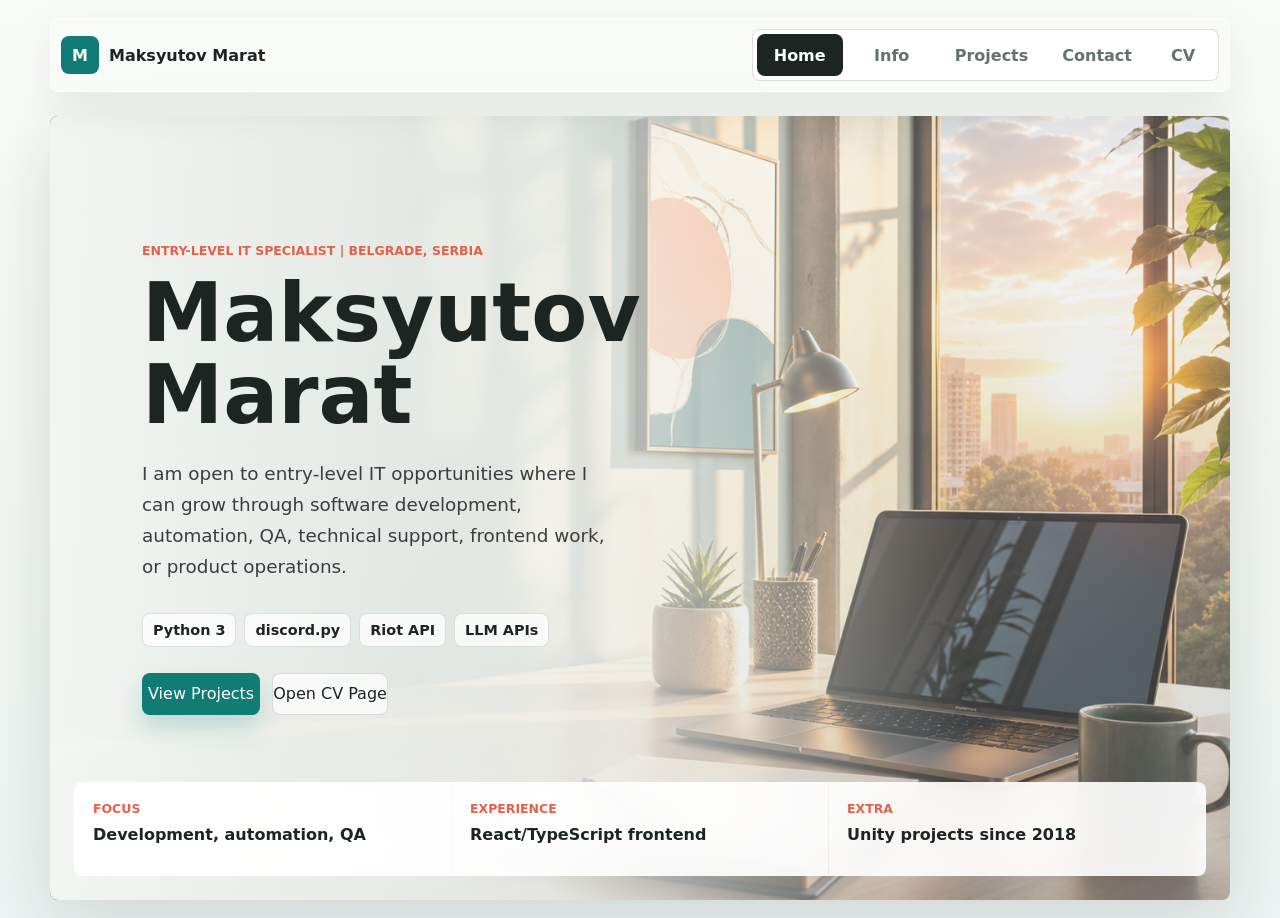
<file: index.html>
<!DOCTYPE html>
<html lang="ru">
  <head>
    <meta charset="UTF-8" />
    <meta name="viewport" content="width=device-width, initial-scale=1.0" />
    <title>Maksyutov Marat | Entry-Level IT Specialist</title>
    <link rel="stylesheet" href="styles.css" />
  </head>
  <body>
    <header class="site-header" aria-label="Главная навигация">
      <a class="brand" href="#home" data-tab-link="home" aria-label="На главную">
        <span class="brand-mark">M</span>
        <span>Maksyutov Marat</span>
      </a>

      <nav class="nav-tabs" aria-label="Разделы сайта">
        <button class="nav-tab active" type="button" data-tab="home">Home</button>
        <button class="nav-tab" type="button" data-tab="info">Info</button>
        <button class="nav-tab" type="button" data-tab="projects">Projects</button>
        <button class="nav-tab" type="button" data-tab="contact">Contact</button>
        <a class="nav-tab nav-link" href="cv.html">CV</a>
      </nav>
    </header>

    <main>
      <section class="hero" id="home" data-panel="home">
        <img
          class="hero-image"
          src="assets/hero-workspace.png"
          alt="Современное рабочее место с ноутбуком и мягким дневным светом"
        />
        <div class="hero-overlay" aria-hidden="true"></div>
        <div class="hero-content">
          <p class="eyebrow">Entry-Level IT Specialist | Belgrade, Serbia</p>
          <h1>Maksyutov Marat</h1>
          <p class="hero-text">
            I am open to entry-level IT opportunities where I can grow through
            software development, automation, QA, technical support, frontend
            work, or product operations.
          </p>
          <div class="hero-stack" aria-label="Core focus">
            <span>Python 3</span>
            <span>discord.py</span>
            <span>Riot API</span>
            <span>LLM APIs</span>
          </div>
          <div class="hero-actions">
            <button class="primary-action" type="button" data-tab="projects">View Projects</button>
            <a class="secondary-action" href="cv.html">Open CV Page</a>
          </div>
        </div>
        <div class="hero-highlights" aria-label="Professional highlights">
          <div>
            <span>Focus</span>
            <strong>Development, automation, QA</strong>
          </div>
          <div>
            <span>Experience</span>
            <strong>React/TypeScript frontend</strong>
          </div>
          <div>
            <span>Extra</span>
            <strong>Unity projects since 2018</strong>
          </div>
        </div>
      </section>

      <section class="content-panel hidden" id="info" data-panel="info" aria-hidden="true">
        <div class="section-heading">
          <p class="eyebrow">Info</p>
          <h2>Profile, skills, education</h2>
        </div>
        <div class="profile-layout">
          <div class="profile-block">
            <h3>Professional Summary</h3>
            <p>
              Entry-level IT specialist with practical experience in Python,
              API integrations, Discord bots, automation, asynchronous
              workflows, and React/TypeScript frontend development. Built
              RiftWatcher, a Python Discord bot using discord.py and Riot API
              for League of Legends statistics, live game tracking, and
              automatic notifications. Open to junior roles across development,
              QA, technical support, automation, and product-focused IT work.
            </p>
          </div>
          <aside class="profile-aside" aria-label="Quick profile facts">
            <span>Open to entry-level IT roles</span>
            <span>Remote / Belgrade</span>
            <span>English B1</span>
          </aside>
        </div>

        <div class="info-grid">
          <article class="info-card">
            <span class="card-number">01</span>
            <h3>Python</h3>
            <p>Python 3, discord.py, asynchronous programming, JSON processing, API integrations, bot development.</p>
          </article>
          <article class="info-card">
            <span class="card-number">02</span>
            <h3>APIs & Web</h3>
            <p>REST APIs, HTTP/JSON workflows, LLM API integration, JavaScript, TypeScript, React, HTML, CSS.</p>
          </article>
          <article class="info-card">
            <span class="card-number">03</span>
            <h3>Tools & CS</h3>
            <p>Git, GitHub, Docker, Linux, GitHub Pages, algorithms, data structures, OOP, C, C++, C#.</p>
          </article>
        </div>

        <div class="detail-grid">
          <article class="detail-panel">
            <h3>Experience</h3>
            <p><strong>Frontend Developer</strong><br />LangLearningPlatform - Language Learning Startup | May 2023 - November 2023</p>
            <p>React and TypeScript frontend features, LLM API workflows, interactive learning logic, responsive layouts, and theme system.</p>
          </article>
          <article class="detail-panel">
            <h3>Additional</h3>
            <div class="skill-cloud" aria-label="Additional skills">
              <span>Unity 2D/3D</span>
              <span>UI</span>
              <span>Lighting</span>
              <span>Multiplayer</span>
              <span>Netcode</span>
              <span>Steam integration</span>
            </div>
          </article>
          <article class="detail-panel">
            <h3>Education</h3>
            <p><strong>Novosibirsk State University</strong><br />Mathematics and Computer Science | 2022 - 2024</p>
            <p><strong>School 21 (Sberbank)</strong><br />C / C++ development | 2023 - 2025</p>
          </article>
          <article class="detail-panel">
            <h3>Languages</h3>
            <p>Russian - Native<br />English - B1</p>
            <p>Game development experience since 2018 using Unity; hackathons and team projects experience.</p>
          </article>
        </div>
      </section>

      <section class="content-panel hidden" id="projects" data-panel="projects" aria-hidden="true">
        <div class="section-heading">
          <p class="eyebrow">Projects</p>
          <h2>Selected projects</h2>
        </div>
        <div class="project-list">
          <article class="project-row">
            <div>
              <h3>RiftWatcher</h3>
              <div class="project-tech" aria-label="RiftWatcher stack">
                <span>Python</span>
                <span>discord.py</span>
                <span>Riot API</span>
                <span>Slash commands</span>
              </div>
              <p>
                Discord bot built with Python, discord.py, Riot API, and Discord
                slash commands for League of Legends player statistics, live game
                tracking, match breakdowns, automatic notifications, API error
                handling, and structured data processing.
              </p>
            </div>
            <a class="project-status" href="https://github.com/maksmarat/RiftWatcher" target="_blank" rel="noreferrer">GitHub</a>
          </article>
          <article class="project-row">
            <div>
              <h3>LangLearningPlatform</h3>
              <div class="project-tech" aria-label="LangLearningPlatform stack">
                <span>React</span>
                <span>TypeScript</span>
                <span>LLM API</span>
                <span>GitHub Pages</span>
              </div>
              <p>
                Web platform for learning foreign languages with interactive
                tasks, LLM-based assistance, instant feedback, mistake
                explanations, vocabulary support, responsive UI, navigation, and
                light/dark theme support.
              </p>
            </div>
            <a class="project-status" href="https://github.com/Amir837/langleraningplatform" target="_blank" rel="noreferrer">GitHub</a>
          </article>
          <article class="project-row">
            <div>
              <h3>Unity Multiplayer Roguelike FPS</h3>
              <div class="project-tech" aria-label="Unity roguelike FPS stack">
                <span>Unity</span>
                <span>Netcode</span>
                <span>Steamworks.NET</span>
                <span>NavMeshAgent</span>
              </div>
              <p>
                Cooperative first-person roguelike shooter with procedural room
                and maze generation, Steam lobbies, client-server multiplayer,
                enemy portals, melee/ranged AI, elemental ammo effects, boss
                phases, modular character parts, chip-based upgrades, inventory,
                weapon improvements, destructible mesh experiments, HDRP, and
                LOD optimization.
              </p>
            </div>
            <span class="project-status muted">In progress</span>
          </article>
        </div>
      </section>

      <section class="content-panel hidden" id="contact" data-panel="contact" aria-hidden="true">
        <div class="section-heading">
          <p class="eyebrow">Contact</p>
          <h2>Contacts</h2>
        </div>
        <div class="contact-layout">
          <div class="contact-copy">
            <p>
              Available for entry-level IT opportunities in software
              development, automation, QA, technical support, frontend work, and
              product operations.
            </p>
            <div class="contact-meta">
              <span>Belgrade, Serbia</span>
              <span>+381 65 3501 548</span>
            </div>
          </div>
          <div class="contact-links" aria-label="Контактные ссылки">
            <a href="mailto:maksmarat164@gmail.com">maksmarat164@gmail.com</a>
            <a href="tel:+381653501548">+381 65 3501 548</a>
            <a href="https://github.com/maksmarat" target="_blank" rel="noreferrer">GitHub: maksmarat</a>
            <a href="cv.html">CV page</a>
          </div>
        </div>
      </section>
    </main>

    <script src="script.js"></script>
  </body>
</html>
</file>
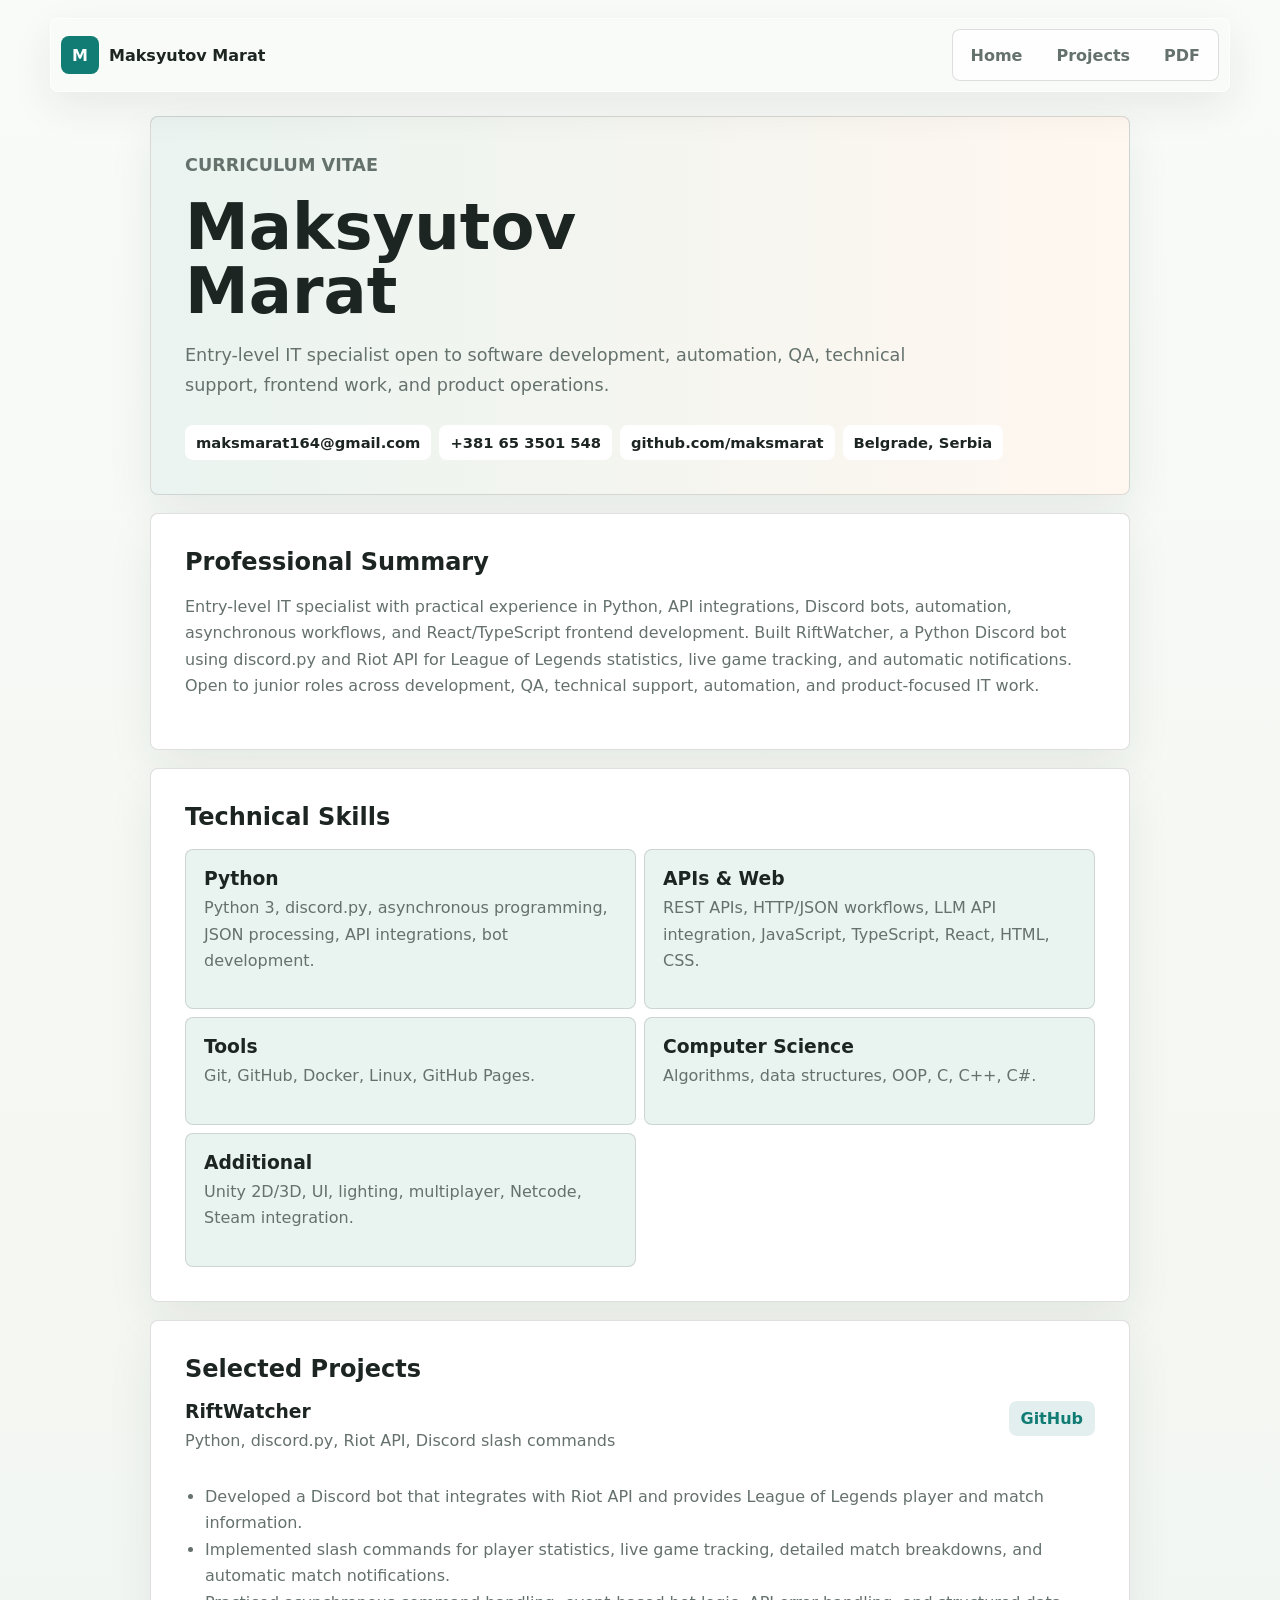
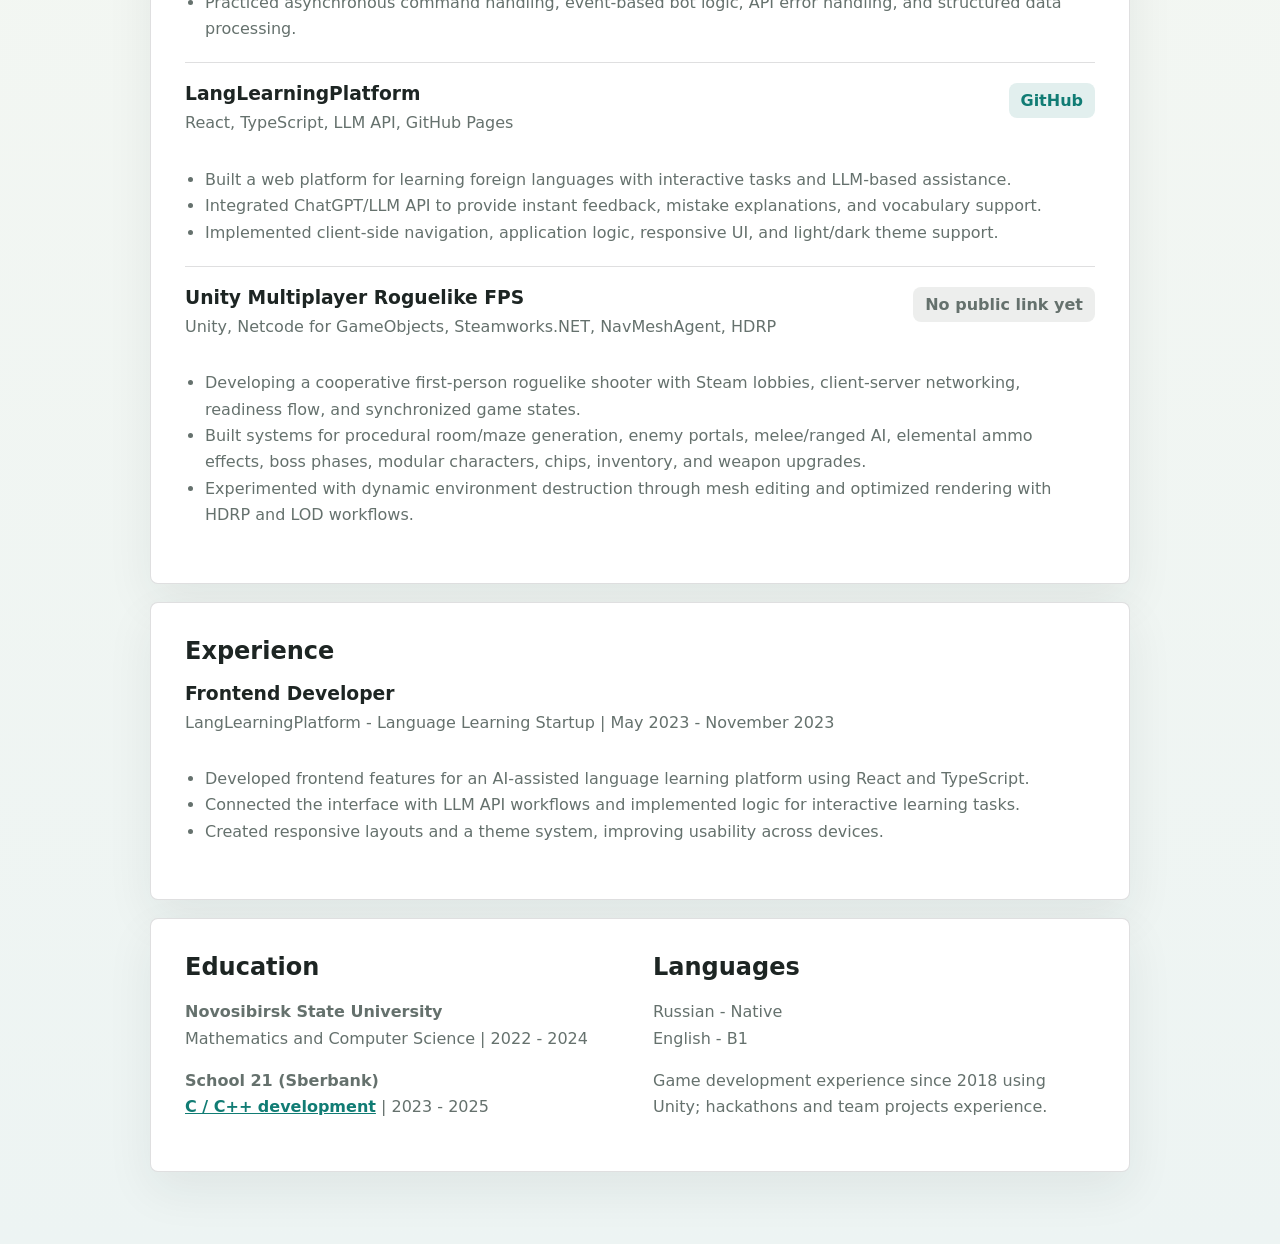
<file: cv.html>
<!DOCTYPE html>
<html lang="en">
  <head>
    <meta charset="UTF-8" />
    <meta name="viewport" content="width=device-width, initial-scale=1.0" />
    <title>CV | Maksyutov Marat</title>
    <link rel="stylesheet" href="styles.css" />
  </head>
  <body class="cv-page">
    <header class="site-header" aria-label="CV navigation">
      <a class="brand" href="index.html#home" aria-label="Back to home">
        <span class="brand-mark">M</span>
        <span>Maksyutov Marat</span>
      </a>

      <nav class="nav-tabs cv-nav" aria-label="CV actions">
        <a class="nav-tab nav-link" href="index.html#home">Home</a>
        <a class="nav-tab nav-link" href="index.html#projects">Projects</a>
        <a class="nav-tab nav-link" href="Maksyutov_Marat_CV.pdf" target="_blank" rel="noreferrer">PDF</a>
      </nav>
    </header>

    <main class="resume-shell">
      <section class="resume-hero">
        <p class="eyebrow">Curriculum Vitae</p>
        <h1>Maksyutov Marat</h1>
        <p>Entry-level IT specialist open to software development, automation, QA, technical support, frontend work, and product operations.</p>
        <div class="resume-contact" aria-label="Contact information">
          <a href="mailto:maksmarat164@gmail.com">maksmarat164@gmail.com</a>
          <a href="tel:+381653501548">+381 65 3501 548</a>
          <a href="https://github.com/maksmarat" target="_blank" rel="noreferrer">github.com/maksmarat</a>
          <span>Belgrade, Serbia</span>
        </div>
      </section>

      <section class="resume-section">
        <h2>Professional Summary</h2>
        <p>
          Entry-level IT specialist with practical experience in Python, API
          integrations, Discord bots, automation, asynchronous workflows, and
          React/TypeScript frontend development. Built RiftWatcher, a Python
          Discord bot using discord.py and Riot API for League of Legends
          statistics, live game tracking, and automatic notifications. Open to
          junior roles across development, QA, technical support, automation,
          and product-focused IT work.
        </p>
      </section>

      <section class="resume-section">
        <h2>Technical Skills</h2>
        <div class="resume-grid">
          <article>
            <h3>Python</h3>
            <p>Python 3, discord.py, asynchronous programming, JSON processing, API integrations, bot development.</p>
          </article>
          <article>
            <h3>APIs & Web</h3>
            <p>REST APIs, HTTP/JSON workflows, LLM API integration, JavaScript, TypeScript, React, HTML, CSS.</p>
          </article>
          <article>
            <h3>Tools</h3>
            <p>Git, GitHub, Docker, Linux, GitHub Pages.</p>
          </article>
          <article>
            <h3>Computer Science</h3>
            <p>Algorithms, data structures, OOP, C, C++, C#.</p>
          </article>
          <article>
            <h3>Additional</h3>
            <p>Unity 2D/3D, UI, lighting, multiplayer, Netcode, Steam integration.</p>
          </article>
        </div>
      </section>

      <section class="resume-section">
        <h2>Selected Projects</h2>
        <article class="resume-item">
          <div>
            <h3>RiftWatcher</h3>
            <p class="resume-muted">Python, discord.py, Riot API, Discord slash commands</p>
          </div>
          <a href="https://github.com/maksmarat/RiftWatcher" target="_blank" rel="noreferrer">GitHub</a>
          <ul>
            <li>Developed a Discord bot that integrates with Riot API and provides League of Legends player and match information.</li>
            <li>Implemented slash commands for player statistics, live game tracking, detailed match breakdowns, and automatic match notifications.</li>
            <li>Practiced asynchronous command handling, event-based bot logic, API error handling, and structured data processing.</li>
          </ul>
        </article>
        <article class="resume-item">
          <div>
            <h3>LangLearningPlatform</h3>
            <p class="resume-muted">React, TypeScript, LLM API, GitHub Pages</p>
          </div>
          <a href="https://github.com/Amir837/langleraningplatform" target="_blank" rel="noreferrer">GitHub</a>
          <ul>
            <li>Built a web platform for learning foreign languages with interactive tasks and LLM-based assistance.</li>
            <li>Integrated ChatGPT/LLM API to provide instant feedback, mistake explanations, and vocabulary support.</li>
            <li>Implemented client-side navigation, application logic, responsive UI, and light/dark theme support.</li>
          </ul>
        </article>
        <article class="resume-item">
          <div>
            <h3>Unity Multiplayer Roguelike FPS</h3>
            <p class="resume-muted">Unity, Netcode for GameObjects, Steamworks.NET, NavMeshAgent, HDRP</p>
          </div>
          <span class="resume-badge">No public link yet</span>
          <ul>
            <li>Developing a cooperative first-person roguelike shooter with Steam lobbies, client-server networking, readiness flow, and synchronized game states.</li>
            <li>Built systems for procedural room/maze generation, enemy portals, melee/ranged AI, elemental ammo effects, boss phases, modular characters, chips, inventory, and weapon upgrades.</li>
            <li>Experimented with dynamic environment destruction through mesh editing and optimized rendering with HDRP and LOD workflows.</li>
          </ul>
        </article>
      </section>

      <section class="resume-section">
        <h2>Experience</h2>
        <article class="resume-item">
          <div>
            <h3>Frontend Developer</h3>
            <p class="resume-muted">LangLearningPlatform - Language Learning Startup | May 2023 - November 2023</p>
          </div>
          <ul>
            <li>Developed frontend features for an AI-assisted language learning platform using React and TypeScript.</li>
            <li>Connected the interface with LLM API workflows and implemented logic for interactive learning tasks.</li>
            <li>Created responsive layouts and a theme system, improving usability across devices.</li>
          </ul>
        </article>
      </section>

      <section class="resume-section resume-two-columns">
        <div>
          <h2>Education</h2>
          <p><strong>Novosibirsk State University</strong><br />Mathematics and Computer Science | 2022 - 2024</p>
          <p><strong>School 21 (Sberbank)</strong><br /><a href="https://21-school.ru/" target="_blank" rel="noreferrer">C / C++ development</a> | 2023 - 2025</p>
        </div>
        <div>
          <h2>Languages</h2>
          <p>Russian - Native<br />English - B1</p>
          <p class="resume-muted">Game development experience since 2018 using Unity; hackathons and team projects experience.</p>
        </div>
      </section>
    </main>
  </body>
</html>
</file>
<file: styles.css>
:root {
  --bg: #f4f7f2;
  --surface: #ffffff;
  --surface-soft: #e9f3ef;
  --surface-warm: #fff7ef;
  --ink: #1d2523;
  --muted: #65716d;
  --line: rgba(32, 33, 36, 0.14);
  --teal: #117c74;
  --coral: #df624c;
  --mustard: #bc8726;
  --sky: #e8eef6;
  --shadow: 0 24px 70px rgba(31, 40, 38, 0.14);
}

* {
  box-sizing: border-box;
}

html {
  scroll-behavior: smooth;
}

body {
  margin: 0;
  min-height: 100vh;
  background:
    linear-gradient(180deg, #f8fbf7 0%, var(--bg) 44%, #edf4f3 100%);
  color: var(--ink);
  font-family: system-ui, -apple-system, BlinkMacSystemFont, "Segoe UI", sans-serif;
}

button,
a {
  font: inherit;
}

button {
  cursor: pointer;
}

.site-header {
  position: sticky;
  top: 0;
  z-index: 10;
  display: flex;
  align-items: center;
  justify-content: space-between;
  gap: 20px;
  width: min(1180px, calc(100% - 32px));
  margin: 18px auto 0;
  padding: 10px;
  border: 1px solid rgba(255, 255, 255, 0.66);
  border-radius: 8px;
  background: rgba(248, 251, 247, 0.86);
  box-shadow: 0 14px 40px rgba(32, 33, 36, 0.08);
  backdrop-filter: blur(18px);
}

.brand {
  display: inline-flex;
  align-items: center;
  gap: 10px;
  color: var(--ink);
  font-weight: 800;
  text-decoration: none;
}

.brand-mark {
  display: grid;
  width: 38px;
  height: 38px;
  place-items: center;
  border-radius: 8px;
  background: var(--teal);
  color: #fff;
  letter-spacing: 0;
}

.nav-tabs {
  display: flex;
  align-items: center;
  gap: 6px;
  padding: 4px;
  border: 1px solid var(--line);
  border-radius: 8px;
  background: rgba(255, 255, 255, 0.64);
}

.nav-tab,
.primary-action,
.secondary-action {
  display: inline-flex;
  align-items: center;
  justify-content: center;
  min-height: 42px;
  border: 0;
  border-radius: 8px;
  transition: transform 180ms ease, background 180ms ease, color 180ms ease, box-shadow 180ms ease;
  text-decoration: none;
}

.nav-tab {
  min-width: 86px;
  padding: 0 14px;
  background: transparent;
  color: var(--muted);
  font-weight: 700;
}

.nav-link {
  min-width: 62px;
}

.nav-tab.active,
.nav-tab:hover {
  background: var(--ink);
  color: #fff;
}

main {
  width: min(1180px, calc(100% - 32px));
  margin: 24px auto 48px;
}

.hero {
  position: relative;
  min-height: calc(100vh - 116px);
  overflow: hidden;
  border-radius: 8px;
  box-shadow: var(--shadow);
  isolation: isolate;
}

.hero-image {
  position: absolute;
  inset: 0;
  width: 100%;
  height: 100%;
  object-fit: cover;
}

.hero-overlay {
  position: absolute;
  inset: 0;
  background:
    linear-gradient(90deg, rgba(248, 251, 247, 0.97) 0%, rgba(248, 251, 247, 0.86) 42%, rgba(248, 251, 247, 0.22) 78%),
    linear-gradient(0deg, rgba(29, 37, 35, 0.22), rgba(29, 37, 35, 0.02));
}

.hero-content {
  position: relative;
  z-index: 1;
  display: flex;
  flex-direction: column;
  justify-content: center;
  max-width: 650px;
  min-height: calc(100vh - 116px);
  padding: clamp(42px, 8vw, 92px) clamp(28px, 8vw, 92px) 150px;
}

.eyebrow {
  margin: 0 0 14px;
  color: var(--coral);
  font-size: 0.78rem;
  font-weight: 800;
  letter-spacing: 0;
  text-transform: uppercase;
}

h1,
h2,
h3,
p {
  margin-top: 0;
}

h1 {
  max-width: 620px;
  margin-bottom: 22px;
  font-size: 5.1rem;
  line-height: 1;
  letter-spacing: 0;
}

.hero-text {
  max-width: 560px;
  margin-bottom: 30px;
  color: #3b3d3f;
  font-size: 1.15rem;
  line-height: 1.7;
}

.hero-stack,
.project-tech,
.resume-contact,
.resume-grid {
  display: flex;
  flex-wrap: wrap;
  gap: 8px;
}

.hero-stack {
  margin-bottom: 26px;
}

.hero-stack span,
.project-tech span {
  padding: 8px 10px;
  border: 1px solid rgba(29, 37, 35, 0.12);
  border-radius: 8px;
  background: rgba(255, 255, 255, 0.72);
  color: var(--ink);
  font-size: 0.9rem;
  font-weight: 800;
}

.hero-actions {
  display: flex;
  flex-wrap: wrap;
  gap: 12px;
}

.primary-action {
  background: var(--teal);
  color: #fff;
  box-shadow: 0 14px 24px rgba(31, 138, 131, 0.22);
}

.secondary-action {
  border: 1px solid var(--line);
  background: rgba(255, 255, 255, 0.7);
  color: var(--ink);
}

.primary-action:hover,
.secondary-action:hover {
  transform: translateY(-2px);
}

.hero-highlights {
  position: absolute;
  right: 24px;
  bottom: 24px;
  left: 24px;
  z-index: 1;
  display: grid;
  grid-template-columns: repeat(3, minmax(0, 1fr));
  gap: 1px;
  overflow: hidden;
  border: 1px solid rgba(255, 255, 255, 0.72);
  border-radius: 8px;
  background: rgba(255, 255, 255, 0.72);
  backdrop-filter: blur(18px);
}

.hero-highlights div {
  min-height: 92px;
  padding: 18px;
  background: rgba(255, 255, 255, 0.68);
}

.hero-highlights span {
  display: block;
  margin-bottom: 8px;
  color: var(--coral);
  font-size: 0.78rem;
  font-weight: 800;
  text-transform: uppercase;
}

.hero-highlights strong {
  display: block;
  font-size: 1rem;
  line-height: 1.35;
}

.content-panel {
  min-height: calc(100vh - 116px);
  padding: clamp(34px, 6vw, 74px) 0;
}

.section-heading {
  max-width: 720px;
  margin-bottom: clamp(28px, 4vw, 44px);
}

.section-heading h2 {
  margin-bottom: 0;
  font-size: 3.6rem;
  line-height: 1.03;
  letter-spacing: 0;
}

.profile-layout {
  display: grid;
  grid-template-columns: minmax(0, 1fr) minmax(230px, 310px);
  gap: 16px;
  margin-bottom: 18px;
}

.profile-block {
  padding: 28px;
  border: 1px solid var(--line);
  border-radius: 8px;
  background: #fff;
  box-shadow: 0 18px 48px rgba(31, 40, 38, 0.07);
}

.profile-block h3 {
  margin-bottom: 12px;
  font-size: 1.35rem;
}

.profile-block p {
  margin-bottom: 0;
  color: var(--muted);
  line-height: 1.7;
}

.profile-aside {
  display: grid;
  gap: 10px;
  align-content: start;
}

.profile-aside span {
  padding: 18px;
  border: 1px solid var(--line);
  border-radius: 8px;
  background: var(--surface-warm);
  color: var(--ink);
  font-weight: 800;
}

.info-grid {
  display: grid;
  grid-template-columns: repeat(3, minmax(0, 1fr));
  gap: 16px;
}

.info-card {
  min-height: 260px;
  padding: 28px;
  border: 1px solid var(--line);
  border-radius: 8px;
  background: #fff;
  box-shadow: 0 18px 48px rgba(31, 40, 38, 0.06);
}

.card-number {
  display: inline-block;
  margin-bottom: 54px;
  color: var(--mustard);
  font-weight: 800;
}

.info-card h3,
.project-row h3 {
  margin-bottom: 12px;
  font-size: 1.3rem;
}

.info-card p,
.detail-panel p,
.project-row p,
.contact-copy p {
  margin-bottom: 0;
  color: var(--muted);
  line-height: 1.65;
}

.detail-grid {
  display: grid;
  grid-template-columns: repeat(4, minmax(0, 1fr));
  gap: 16px;
  margin-top: 16px;
}

.detail-panel {
  padding: 24px;
  border: 1px solid var(--line);
  border-radius: 8px;
  background: #fff;
  box-shadow: 0 18px 48px rgba(31, 40, 38, 0.06);
}

.detail-panel h3 {
  margin-bottom: 14px;
  font-size: 1.15rem;
}

.detail-panel p + p {
  margin-top: 14px;
}

.detail-panel strong {
  color: var(--ink);
}

.skill-cloud {
  display: flex;
  flex-wrap: wrap;
  gap: 8px;
}

.skill-cloud span {
  padding: 8px 10px;
  border-radius: 8px;
  background: var(--sky);
  color: var(--ink);
  font-size: 0.9rem;
  font-weight: 700;
}

.project-list {
  display: grid;
  grid-template-columns: repeat(2, minmax(0, 1fr));
  gap: 16px;
}

.project-row {
  display: grid;
  grid-template-rows: 1fr auto;
  gap: 24px;
  min-height: 360px;
  padding: 28px;
  border: 1px solid var(--line);
  border-radius: 8px;
  background: #fff;
  box-shadow: 0 18px 48px rgba(31, 40, 38, 0.07);
}

.project-tech {
  margin: 0 0 18px;
}

.project-status {
  justify-self: start;
  min-width: 82px;
  padding: 8px 12px;
  border-radius: 8px;
  background: rgba(31, 138, 131, 0.12);
  color: var(--teal);
  font-size: 0.86rem;
  font-weight: 800;
  text-align: center;
  text-decoration: none;
  transition: transform 180ms ease, background 180ms ease;
}

a.project-status:hover {
  transform: translateY(-2px);
  background: rgba(31, 138, 131, 0.18);
}

.project-status.muted {
  background: rgba(105, 112, 109, 0.12);
  color: var(--muted);
}

.contact-layout {
  display: grid;
  grid-template-columns: minmax(0, 1fr) minmax(280px, 420px);
  gap: 28px;
  align-items: start;
}

.contact-copy {
  padding: 28px;
  border-left: 4px solid var(--coral);
  border-radius: 8px;
  background: var(--surface-soft);
}

.contact-meta {
  display: flex;
  flex-wrap: wrap;
  gap: 8px;
  margin-top: 22px;
}

.contact-meta span {
  padding: 8px 10px;
  border-radius: 8px;
  background: #fff;
  color: var(--ink);
  font-size: 0.92rem;
  font-weight: 800;
}

.contact-links {
  display: grid;
  gap: 12px;
}

.contact-links a {
  padding: 18px 20px;
  border: 1px solid var(--line);
  border-radius: 8px;
  color: var(--ink);
  font-weight: 800;
  text-decoration: none;
  transition: border-color 180ms ease, color 180ms ease, transform 180ms ease;
}

.contact-links a:hover {
  border-color: var(--teal);
  color: var(--teal);
  transform: translateX(4px);
}

.cv-page main {
  margin-bottom: 72px;
}

.resume-shell {
  display: grid;
  gap: 18px;
  max-width: 980px;
}

.resume-hero,
.resume-section {
  padding: 34px;
  border: 1px solid var(--line);
  border-radius: 8px;
  background: #fff;
  box-shadow: 0 18px 48px rgba(31, 40, 38, 0.07);
}

.resume-hero {
  background:
    linear-gradient(90deg, rgba(233, 243, 239, 0.96), rgba(255, 247, 239, 0.96)),
    var(--surface);
}

.resume-hero h1 {
  margin-bottom: 18px;
  font-size: 4rem;
}

.resume-hero p {
  max-width: 760px;
  color: var(--muted);
  font-size: 1.1rem;
  line-height: 1.7;
}

.resume-contact {
  margin-top: 24px;
}

.resume-contact a,
.resume-contact span {
  padding: 9px 11px;
  border-radius: 8px;
  background: #fff;
  color: var(--ink);
  font-size: 0.92rem;
  font-weight: 800;
  text-decoration: none;
}

.resume-section h2 {
  margin-bottom: 18px;
  font-size: 1.5rem;
}

.resume-section h3 {
  margin-bottom: 6px;
}

.resume-section p,
.resume-section li {
  color: var(--muted);
  line-height: 1.65;
}

.resume-grid {
  display: grid;
  grid-template-columns: repeat(2, minmax(0, 1fr));
}

.resume-grid article {
  padding: 18px;
  border: 1px solid var(--line);
  border-radius: 8px;
  background: var(--surface-soft);
}

.resume-item {
  display: grid;
  grid-template-columns: minmax(0, 1fr) auto;
  gap: 14px 20px;
  padding: 20px 0;
  border-top: 1px solid var(--line);
}

.resume-item:first-of-type {
  border-top: 0;
  padding-top: 0;
}

.resume-item > a,
.resume-badge {
  align-self: start;
  padding: 8px 12px;
  border-radius: 8px;
  background: rgba(17, 124, 116, 0.12);
  color: var(--teal);
  font-weight: 800;
  text-decoration: none;
}

.resume-badge {
  background: rgba(105, 112, 109, 0.12);
  color: var(--muted);
}

.resume-item ul {
  grid-column: 1 / -1;
  margin: 0;
  padding-left: 20px;
}

.resume-muted {
  color: var(--muted);
}

.resume-two-columns {
  display: grid;
  grid-template-columns: repeat(2, minmax(0, 1fr));
  gap: 26px;
}

.resume-two-columns a {
  color: var(--teal);
  font-weight: 800;
}

.hidden {
  display: none;
}

@media (max-width: 760px) {
  .site-header {
    align-items: stretch;
    flex-direction: column;
  }

  .nav-tabs {
    display: grid;
    grid-template-columns: repeat(3, minmax(0, 1fr));
  }

  .nav-tab {
    min-width: 0;
  }

  main {
    margin-top: 18px;
  }

  .hero,
  .hero-content,
  .content-panel {
    min-height: auto;
  }

  .hero-content {
    padding: 42px 24px 300px;
  }

  h1 {
    font-size: 3.3rem;
  }

  .hero-text {
    font-size: 1rem;
  }

  .section-heading h2 {
    font-size: 2.45rem;
  }

  .hero-overlay {
    background:
      linear-gradient(180deg, rgba(248, 251, 247, 0.98) 0%, rgba(248, 251, 247, 0.9) 54%, rgba(248, 251, 247, 0.12) 100%),
      linear-gradient(0deg, rgba(29, 37, 35, 0.22), rgba(29, 37, 35, 0));
  }

  .hero-highlights,
  .profile-layout,
  .info-grid,
  .detail-grid,
  .project-list,
  .resume-grid,
  .resume-two-columns,
  .contact-layout {
    grid-template-columns: 1fr;
  }

  .hero-highlights {
    right: 16px;
    bottom: 16px;
    left: 16px;
  }

  .info-card {
    min-height: auto;
  }

  .card-number {
    margin-bottom: 28px;
  }

  .project-row {
    min-height: auto;
  }

  .resume-hero h1 {
    font-size: 3rem;
  }

  .resume-item {
    grid-template-columns: 1fr;
  }
}

@media (max-width: 420px) {
  h1 {
    font-size: 2.7rem;
  }

  .section-heading h2 {
    font-size: 2.1rem;
  }

  .nav-tabs {
    grid-template-columns: repeat(2, minmax(0, 1fr));
  }

  .hero-actions {
    flex-direction: column;
  }

  .primary-action,
  .secondary-action {
    width: 100%;
  }
}
</file>
